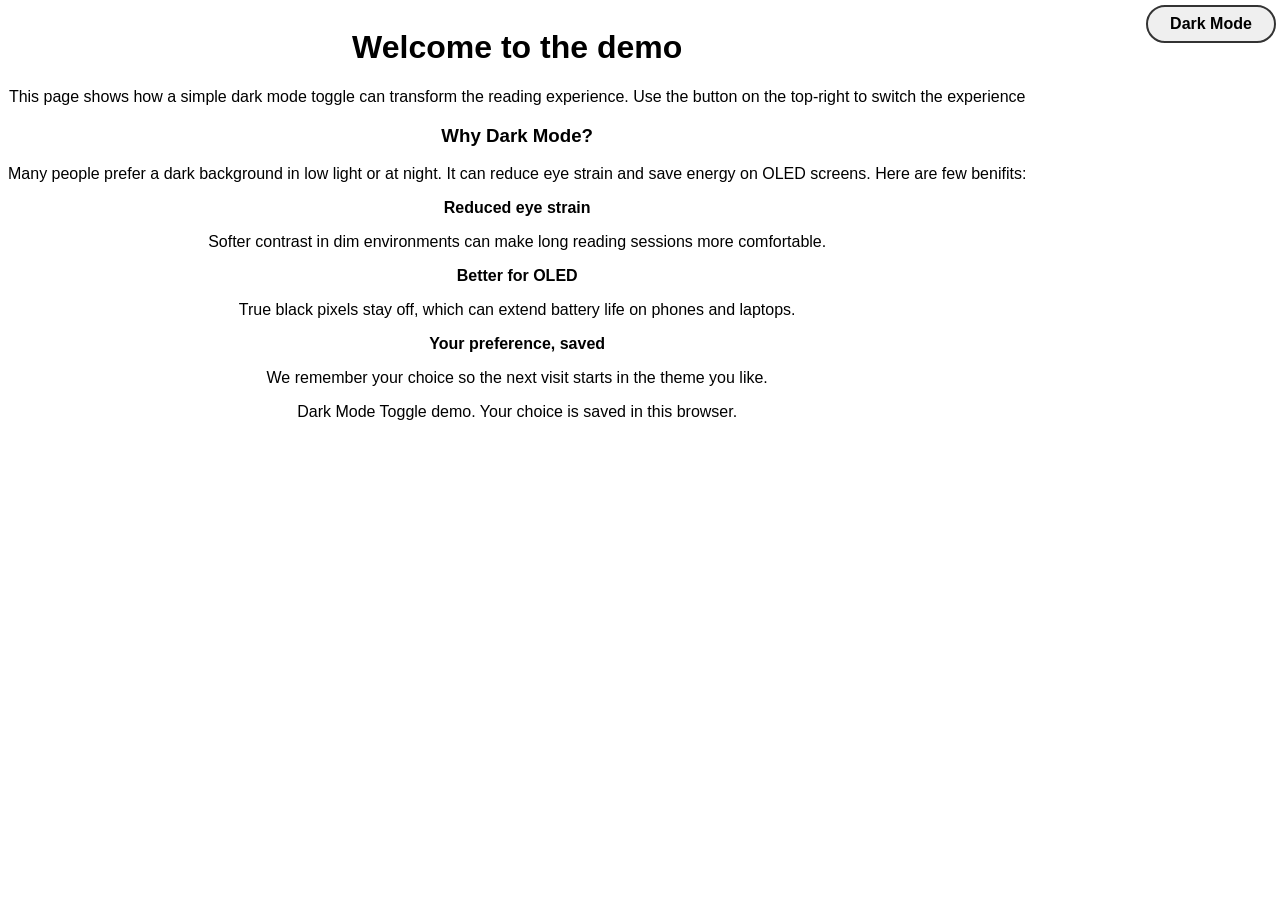
<file: dark-mode-toggle/index.html>
<!DOCTYPE html>
<html lang="en">
<head>
    <meta charset="UTF-8">
    <meta name="viewport" content="width=device-width, initial-scale=1.0">
    <title>Dark Mode Toggle</title>
    <link rel="stylesheet" href="style.css">
</head>
<body class="all">
    <div id="toggle-btn">
        <button >Dark Mode</button>
    </div>
    <div id="center_show">
        <h1 id="title">Welcome to the demo</h1>
        <p class="paragraphs">This page shows how a simple dark mode toggle can transform the reading experience. Use the button on the top-right to switch the experience</p>
    </div>
    <div class="boxes" id="box-no-back">
        <h3>
            Why Dark Mode?
        </h3>
        <p class="paragraphs">
            Many people prefer a dark background in low light or at night. It can reduce eye strain and save energy on OLED screens. Here are few benifits:
        </p>
    </div>
    <div class="boxes">
        <b>Reduced eye strain</b>
        <p class="paragraphs">Softer contrast in dim environments can make long reading sessions more comfortable.</p>
    </div>
    <div class="boxes">
        <b>Better for OLED</b>
        <p class="paragraphs">True black pixels stay off, which can extend battery life on phones and laptops.</p>
    </div>
    <div class="boxes">
        <b>Your preference, saved</b>
        <p class="paragraphs">We remember your choice so the next visit starts in the theme you like.</p>
    </div>
    <div><!-- Line --></div>
    <div>
        <footer>
            Dark Mode Toggle demo. Your choice is saved in this browser.
        </footer>
    </div>
    <script src="script.js"></script>
</body>
</html>
</file>
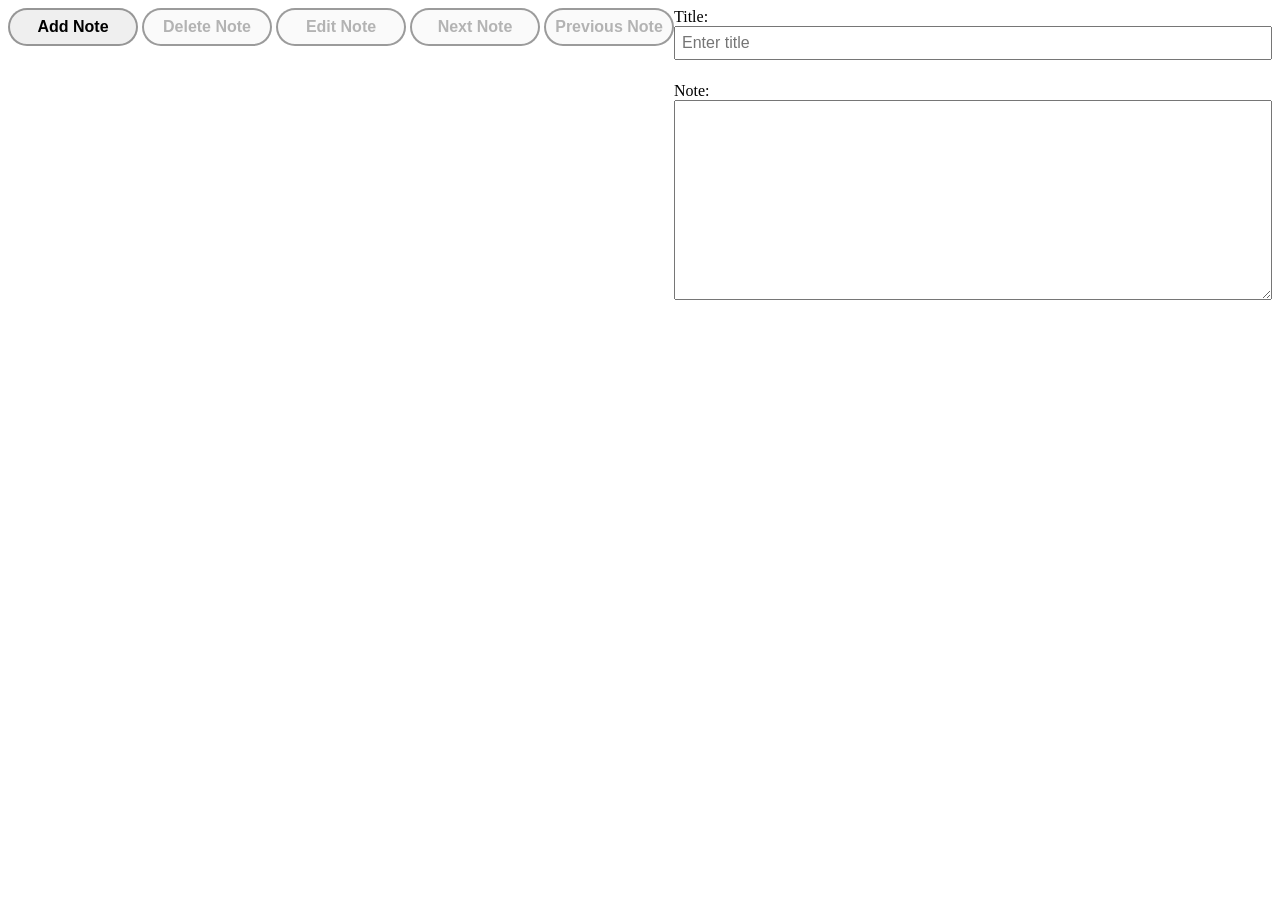
<file: sticky_notes_via_persist/index.html>
<!DOCTYPE html>
<html lang="en">
<head>
    <meta charset="UTF-8">
    <meta name="viewport" content="width=device-width, initial-scale=1.0">
    <title>Sticky Notes</title>
    <link rel="stylesheet" href="style.css">
</head>
<body>
    <div class="controls">
        <button id="btnAdd">Add Note</button>
        <button id="btnDelete">Delete Note</button>
        <button id="btnEdit">Edit Note</button>
        <button id="btnNext">Next Note</button>
        <button id="btnPrev">Previous Note</button>
    </div>
    <div class="editor">
        <form action="post">
            <label for="title">Title:</label><br>
            <input type="text" id="note_title_input" placeholder="Enter title"><br><br>
            <label for="text">Note:</label><br>
            <textarea name="text" id="show_text"></textarea>
        </form>
    </div>
    <div class="preview">
        <h3>Stored Note</h3>
        <h4 id="note_title_display"></h4>
        <p id="note_display"></p>
    </div>
    <script src="script.js"></script>
</body>
</html>
</file>
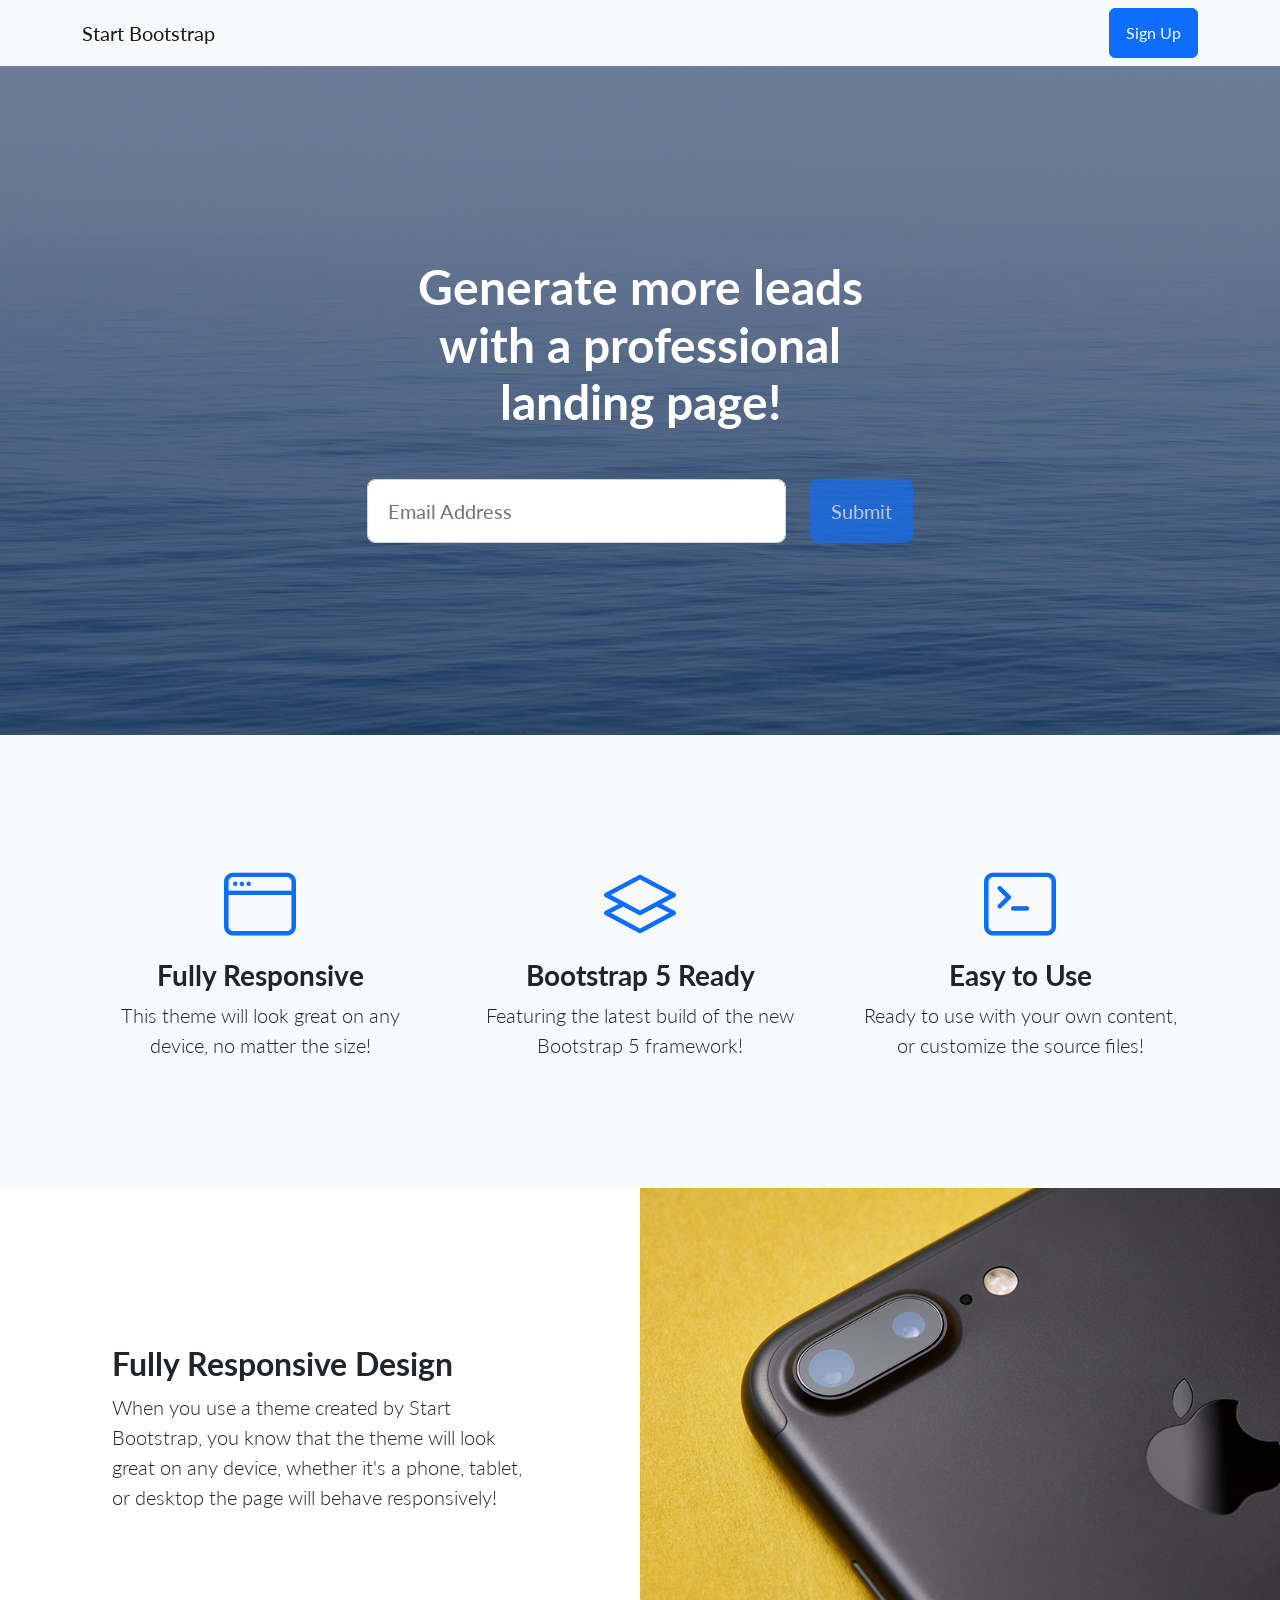
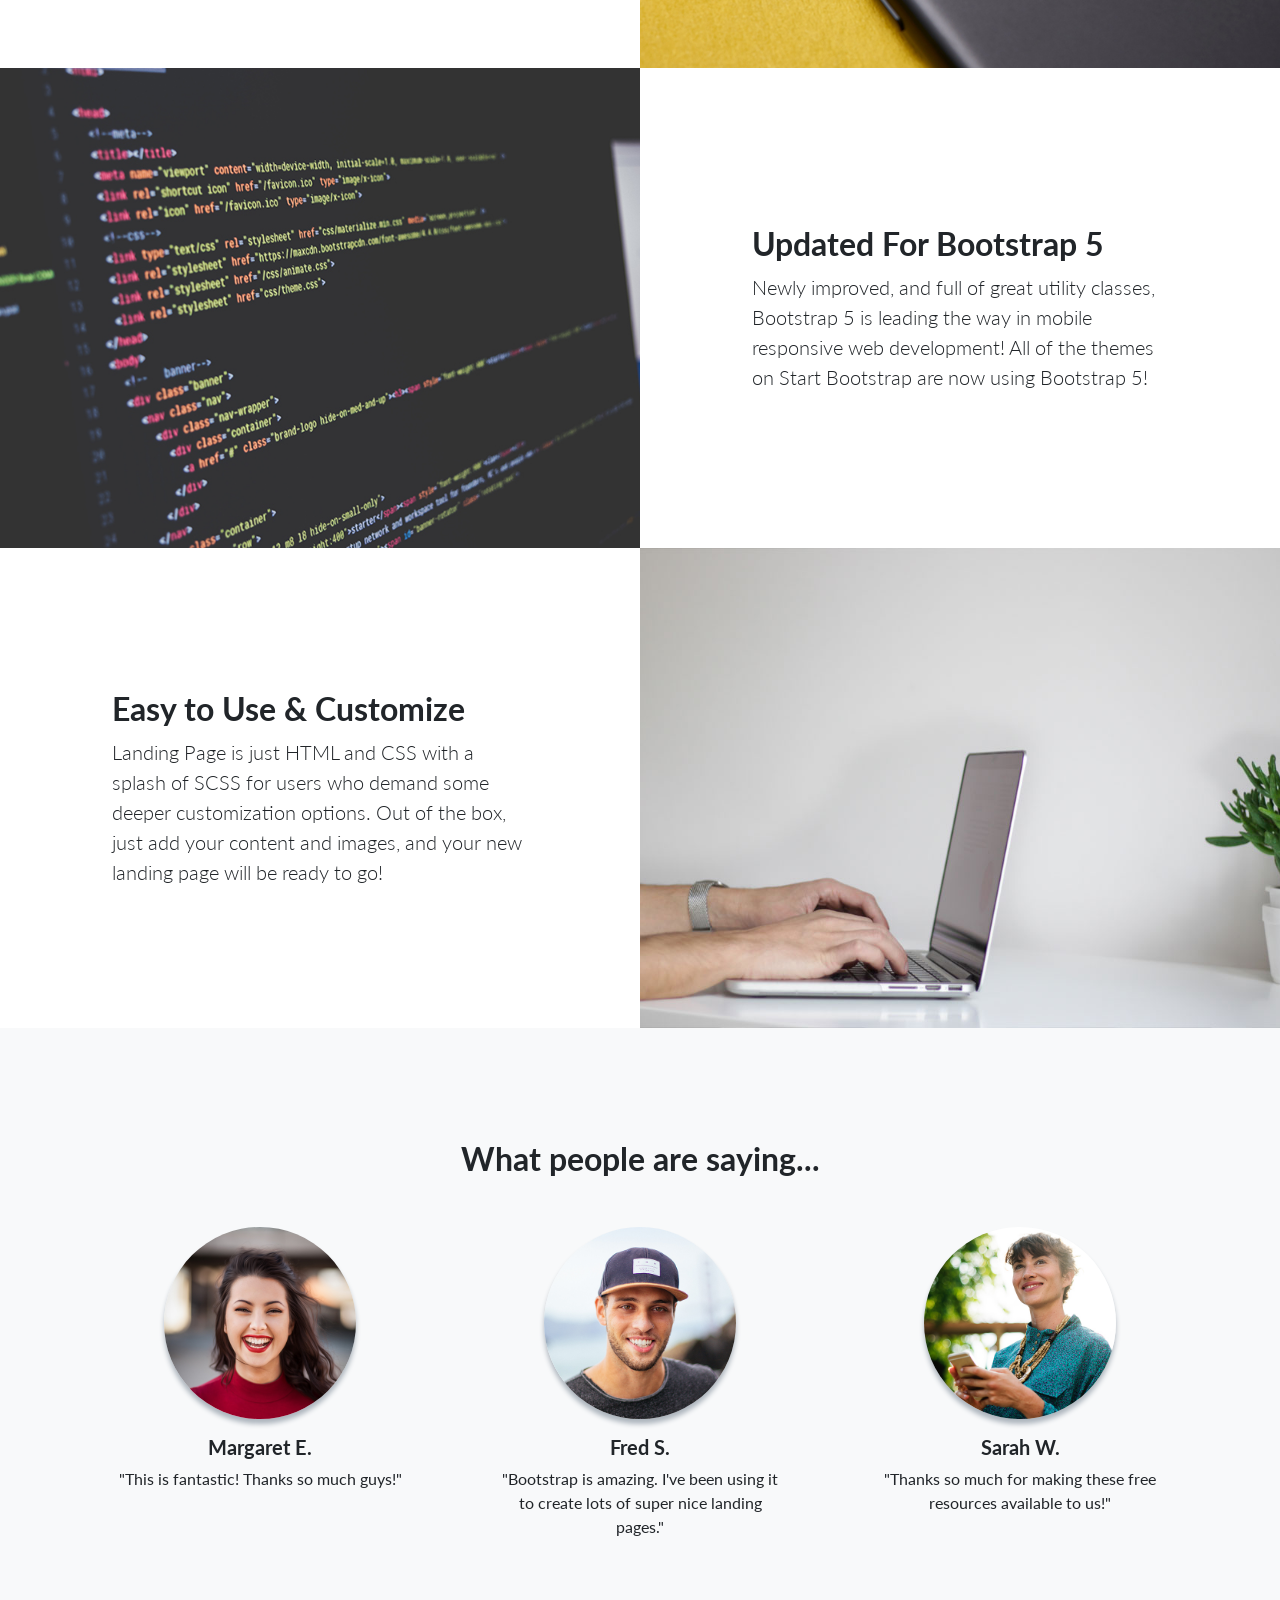
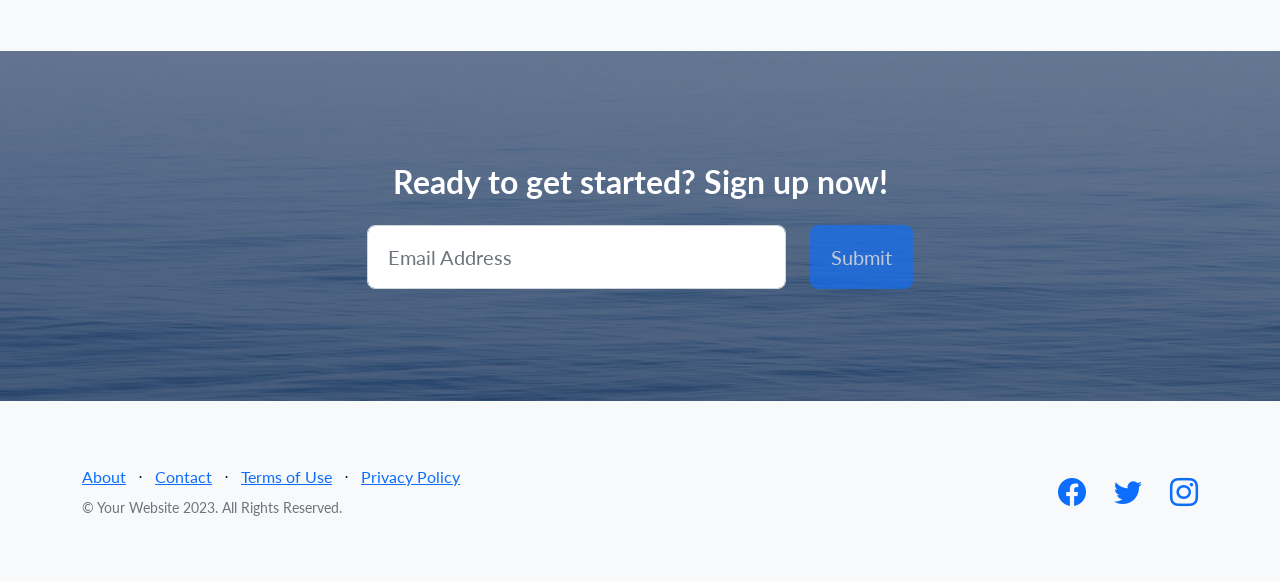
<file: learing/weather/index.html>
<!DOCTYPE html>
<html lang="en">
    <head>
        <meta charset="utf-8" />
        <meta name="viewport" content="width=device-width, initial-scale=1, shrink-to-fit=no" />
        <meta name="description" content="" />
        <meta name="author" content="" />
        <title>Landing Page - Start Bootstrap Theme</title>
        <!-- Favicon-->
        <link rel="icon" type="image/x-icon" href="assets/favicon.ico" />
        <!-- Bootstrap icons-->
        <link href="https://cdn.jsdelivr.net/npm/bootstrap-icons@1.5.0/font/bootstrap-icons.css" rel="stylesheet" type="text/css" />
        <!-- Google fonts-->
        <link href="https://fonts.googleapis.com/css?family=Lato:300,400,700,300italic,400italic,700italic" rel="stylesheet" type="text/css" />
        <!-- Core theme CSS (includes Bootstrap)-->
        <link href="css/styles.css" rel="stylesheet" />
    </head>
    <body>
        <!-- Navigation-->
        <nav class="navbar navbar-light bg-light static-top">
            <div class="container">
                <a class="navbar-brand" href="#!">Start Bootstrap</a>
                <a class="btn btn-primary" href="#signup">Sign Up</a>
            </div>
        </nav>
        <!-- Masthead-->
        <header class="masthead">
            <div class="container position-relative">
                <div class="row justify-content-center">
                    <div class="col-xl-6">
                        <div class="text-center text-white">
                            <!-- Page heading-->
                            <h1 class="mb-5">Generate more leads with a professional landing page!</h1>
                            <!-- Signup form-->
                            <!-- * * * * * * * * * * * * * * *-->
                            <!-- * * SB Forms Contact Form * *-->
                            <!-- * * * * * * * * * * * * * * *-->
                            <!-- This form is pre-integrated with SB Forms.-->
                            <!-- To make this form functional, sign up at-->
                            <!-- https://startbootstrap.com/solution/contact-forms-->
                            <!-- to get an API token!-->
                            <form class="form-subscribe" id="contactForm" data-sb-form-api-token="API_TOKEN">
                                <!-- Email address input-->
                                <div class="row">
                                    <div class="col">
                                        <input class="form-control form-control-lg" id="emailAddress" type="email" placeholder="Email Address" data-sb-validations="required,email" />
                                        <div class="invalid-feedback text-white" data-sb-feedback="emailAddress:required">Email Address is required.</div>
                                        <div class="invalid-feedback text-white" data-sb-feedback="emailAddress:email">Email Address Email is not valid.</div>
                                    </div>
                                    <div class="col-auto"><button class="btn btn-primary btn-lg disabled" id="submitButton" type="submit">Submit</button></div>
                                </div>
                                <!-- Submit success message-->
                                <!---->
                                <!-- This is what your users will see when the form-->
                                <!-- has successfully submitted-->
                                <div class="d-none" id="submitSuccessMessage">
                                    <div class="text-center mb-3">
                                        <div class="fw-bolder">Form submission successful!</div>
                                        <p>To activate this form, sign up at</p>
                                        <a class="text-white" href="https://startbootstrap.com/solution/contact-forms">https://startbootstrap.com/solution/contact-forms</a>
                                    </div>
                                </div>
                                <!-- Submit error message-->
                                <!---->
                                <!-- This is what your users will see when there is-->
                                <!-- an error submitting the form-->
                                <div class="d-none" id="submitErrorMessage"><div class="text-center text-danger mb-3">Error sending message!</div></div>
                            </form>
                        </div>
                    </div>
                </div>
            </div>
        </header>
        <!-- Icons Grid-->
        <section class="features-icons bg-light text-center">
            <div class="container">
                <div class="row">
                    <div class="col-lg-4">
                        <div class="features-icons-item mx-auto mb-5 mb-lg-0 mb-lg-3">
                            <div class="features-icons-icon d-flex"><i class="bi-window m-auto text-primary"></i></div>
                            <h3>Fully Responsive</h3>
                            <p class="lead mb-0">This theme will look great on any device, no matter the size!</p>
                        </div>
                    </div>
                    <div class="col-lg-4">
                        <div class="features-icons-item mx-auto mb-5 mb-lg-0 mb-lg-3">
                            <div class="features-icons-icon d-flex"><i class="bi-layers m-auto text-primary"></i></div>
                            <h3>Bootstrap 5 Ready</h3>
                            <p class="lead mb-0">Featuring the latest build of the new Bootstrap 5 framework!</p>
                        </div>
                    </div>
                    <div class="col-lg-4">
                        <div class="features-icons-item mx-auto mb-0 mb-lg-3">
                            <div class="features-icons-icon d-flex"><i class="bi-terminal m-auto text-primary"></i></div>
                            <h3>Easy to Use</h3>
                            <p class="lead mb-0">Ready to use with your own content, or customize the source files!</p>
                        </div>
                    </div>
                </div>
            </div>
        </section>
        <!-- Image Showcases-->
        <section class="showcase">
            <div class="container-fluid p-0">
                <div class="row g-0">
                    <div class="col-lg-6 order-lg-2 text-white showcase-img" style="background-image: url('assets/img/bg-showcase-1.jpg')"></div>
                    <div class="col-lg-6 order-lg-1 my-auto showcase-text">
                        <h2>Fully Responsive Design</h2>
                        <p class="lead mb-0">When you use a theme created by Start Bootstrap, you know that the theme will look great on any device, whether it's a phone, tablet, or desktop the page will behave responsively!</p>
                    </div>
                </div>
                <div class="row g-0">
                    <div class="col-lg-6 text-white showcase-img" style="background-image: url('assets/img/bg-showcase-2.jpg')"></div>
                    <div class="col-lg-6 my-auto showcase-text">
                        <h2>Updated For Bootstrap 5</h2>
                        <p class="lead mb-0">Newly improved, and full of great utility classes, Bootstrap 5 is leading the way in mobile responsive web development! All of the themes on Start Bootstrap are now using Bootstrap 5!</p>
                    </div>
                </div>
                <div class="row g-0">
                    <div class="col-lg-6 order-lg-2 text-white showcase-img" style="background-image: url('assets/img/bg-showcase-3.jpg')"></div>
                    <div class="col-lg-6 order-lg-1 my-auto showcase-text">
                        <h2>Easy to Use & Customize</h2>
                        <p class="lead mb-0">Landing Page is just HTML and CSS with a splash of SCSS for users who demand some deeper customization options. Out of the box, just add your content and images, and your new landing page will be ready to go!</p>
                    </div>
                </div>
            </div>
        </section>
        <!-- Testimonials-->
        <section class="testimonials text-center bg-light">
            <div class="container">
                <h2 class="mb-5">What people are saying...</h2>
                <div class="row">
                    <div class="col-lg-4">
                        <div class="testimonial-item mx-auto mb-5 mb-lg-0">
                            <img class="img-fluid rounded-circle mb-3" src="assets/img/testimonials-1.jpg" alt="..." />
                            <h5>Margaret E.</h5>
                            <p class="font-weight-light mb-0">"This is fantastic! Thanks so much guys!"</p>
                        </div>
                    </div>
                    <div class="col-lg-4">
                        <div class="testimonial-item mx-auto mb-5 mb-lg-0">
                            <img class="img-fluid rounded-circle mb-3" src="assets/img/testimonials-2.jpg" alt="..." />
                            <h5>Fred S.</h5>
                            <p class="font-weight-light mb-0">"Bootstrap is amazing. I've been using it to create lots of super nice landing pages."</p>
                        </div>
                    </div>
                    <div class="col-lg-4">
                        <div class="testimonial-item mx-auto mb-5 mb-lg-0">
                            <img class="img-fluid rounded-circle mb-3" src="assets/img/testimonials-3.jpg" alt="..." />
                            <h5>Sarah W.</h5>
                            <p class="font-weight-light mb-0">"Thanks so much for making these free resources available to us!"</p>
                        </div>
                    </div>
                </div>
            </div>
        </section>
        <!-- Call to Action-->
        <section class="call-to-action text-white text-center" id="signup">
            <div class="container position-relative">
                <div class="row justify-content-center">
                    <div class="col-xl-6">
                        <h2 class="mb-4">Ready to get started? Sign up now!</h2>
                        <!-- Signup form-->
                        <!-- * * * * * * * * * * * * * * *-->
                        <!-- * * SB Forms Contact Form * *-->
                        <!-- * * * * * * * * * * * * * * *-->
                        <!-- This form is pre-integrated with SB Forms.-->
                        <!-- To make this form functional, sign up at-->
                        <!-- https://startbootstrap.com/solution/contact-forms-->
                        <!-- to get an API token!-->
                        <form class="form-subscribe" id="contactFormFooter" data-sb-form-api-token="API_TOKEN">
                            <!-- Email address input-->
                            <div class="row">
                                <div class="col">
                                    <input class="form-control form-control-lg" id="emailAddressBelow" type="email" placeholder="Email Address" data-sb-validations="required,email" />
                                    <div class="invalid-feedback text-white" data-sb-feedback="emailAddressBelow:required">Email Address is required.</div>
                                    <div class="invalid-feedback text-white" data-sb-feedback="emailAddressBelow:email">Email Address Email is not valid.</div>
                                </div>
                                <div class="col-auto"><button class="btn btn-primary btn-lg disabled" id="submitButton" type="submit">Submit</button></div>
                            </div>
                            <!-- Submit success message-->
                            <!---->
                            <!-- This is what your users will see when the form-->
                            <!-- has successfully submitted-->
                            <div class="d-none" id="submitSuccessMessage">
                                <div class="text-center mb-3">
                                    <div class="fw-bolder">Form submission successful!</div>
                                    <p>To activate this form, sign up at</p>
                                    <a class="text-white" href="https://startbootstrap.com/solution/contact-forms">https://startbootstrap.com/solution/contact-forms</a>
                                </div>
                            </div>
                            <!-- Submit error message-->
                            <!---->
                            <!-- This is what your users will see when there is-->
                            <!-- an error submitting the form-->
                            <div class="d-none" id="submitErrorMessage"><div class="text-center text-danger mb-3">Error sending message!</div></div>
                        </form>
                    </div>
                </div>
            </div>
        </section>
        <!-- Footer-->
        <footer class="footer bg-light">
            <div class="container">
                <div class="row">
                    <div class="col-lg-6 h-100 text-center text-lg-start my-auto">
                        <ul class="list-inline mb-2">
                            <li class="list-inline-item"><a href="#!">About</a></li>
                            <li class="list-inline-item">⋅</li>
                            <li class="list-inline-item"><a href="#!">Contact</a></li>
                            <li class="list-inline-item">⋅</li>
                            <li class="list-inline-item"><a href="#!">Terms of Use</a></li>
                            <li class="list-inline-item">⋅</li>
                            <li class="list-inline-item"><a href="#!">Privacy Policy</a></li>
                        </ul>
                        <p class="text-muted small mb-4 mb-lg-0">&copy; Your Website 2023. All Rights Reserved.</p>
                    </div>
                    <div class="col-lg-6 h-100 text-center text-lg-end my-auto">
                        <ul class="list-inline mb-0">
                            <li class="list-inline-item me-4">
                                <a href="#!"><i class="bi-facebook fs-3"></i></a>
                            </li>
                            <li class="list-inline-item me-4">
                                <a href="#!"><i class="bi-twitter fs-3"></i></a>
                            </li>
                            <li class="list-inline-item">
                                <a href="#!"><i class="bi-instagram fs-3"></i></a>
                            </li>
                        </ul>
                    </div>
                </div>
            </div>
        </footer>
        <!-- Bootstrap core JS-->
        <script src="https://cdn.jsdelivr.net/npm/bootstrap@5.2.3/dist/js/bootstrap.bundle.min.js"></script>
        <!-- Core theme JS-->
        <script src="js/scripts.js"></script>
        <!-- * * * * * * * * * * * * * * * * * * * * * * * * * * * * * * * * * * * * * * * *-->
        <!-- * *                               SB Forms JS                               * *-->
        <!-- * * Activate your form at https://startbootstrap.com/solution/contact-forms * *-->
        <!-- * * * * * * * * * * * * * * * * * * * * * * * * * * * * * * * * * * * * * * * *-->
        <script src="https://cdn.startbootstrap.com/sb-forms-latest.js"></script>
    </body>
</html>
</file>
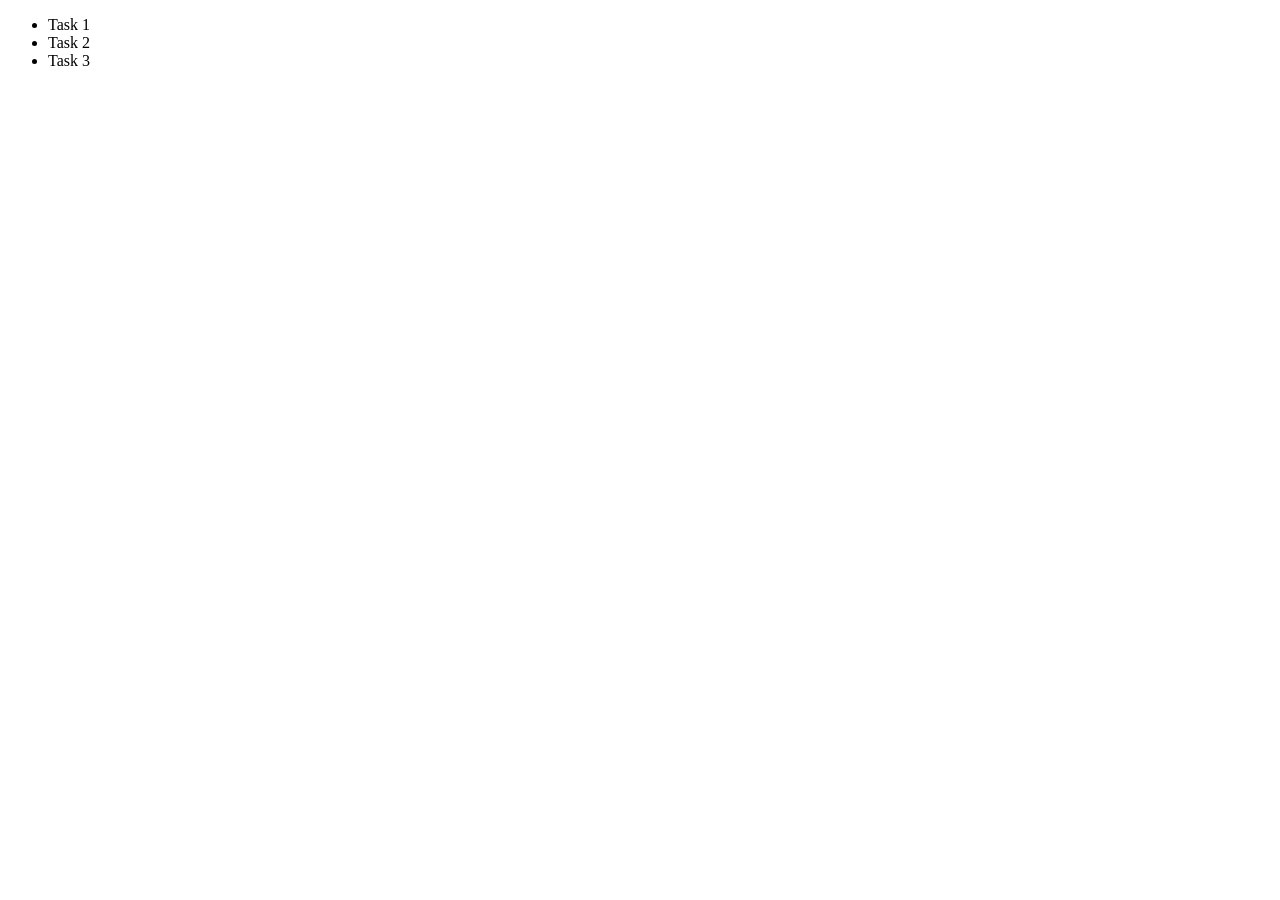
<file: learing/index2.html>
<!DOCTYPE html>
<html lang="en">
<head>
    <meta charset="UTF-8">
    <meta name="viewport" content="width=device-width, initial-scale=1.0">
    <title>Document</title>
</head>
<body>
    <ul id="list">
        <li>Task 1</li>
        <li>Task 2</li>
        <li>Task 3</li>
    </ul>
    <script>
    const list = document.querySelector("#list")
    list.addEventListener("click", function (e) {
        if (e.target.tagName === "LI") {
            if(e.target.style.textDecoration === "line-through"){
                e.target.style.textDecoration = "none";
            }else{
                e.target.style.textDecoration = "line-through"
            }
        }
    })
    </script>
</body>
</html>
</file>
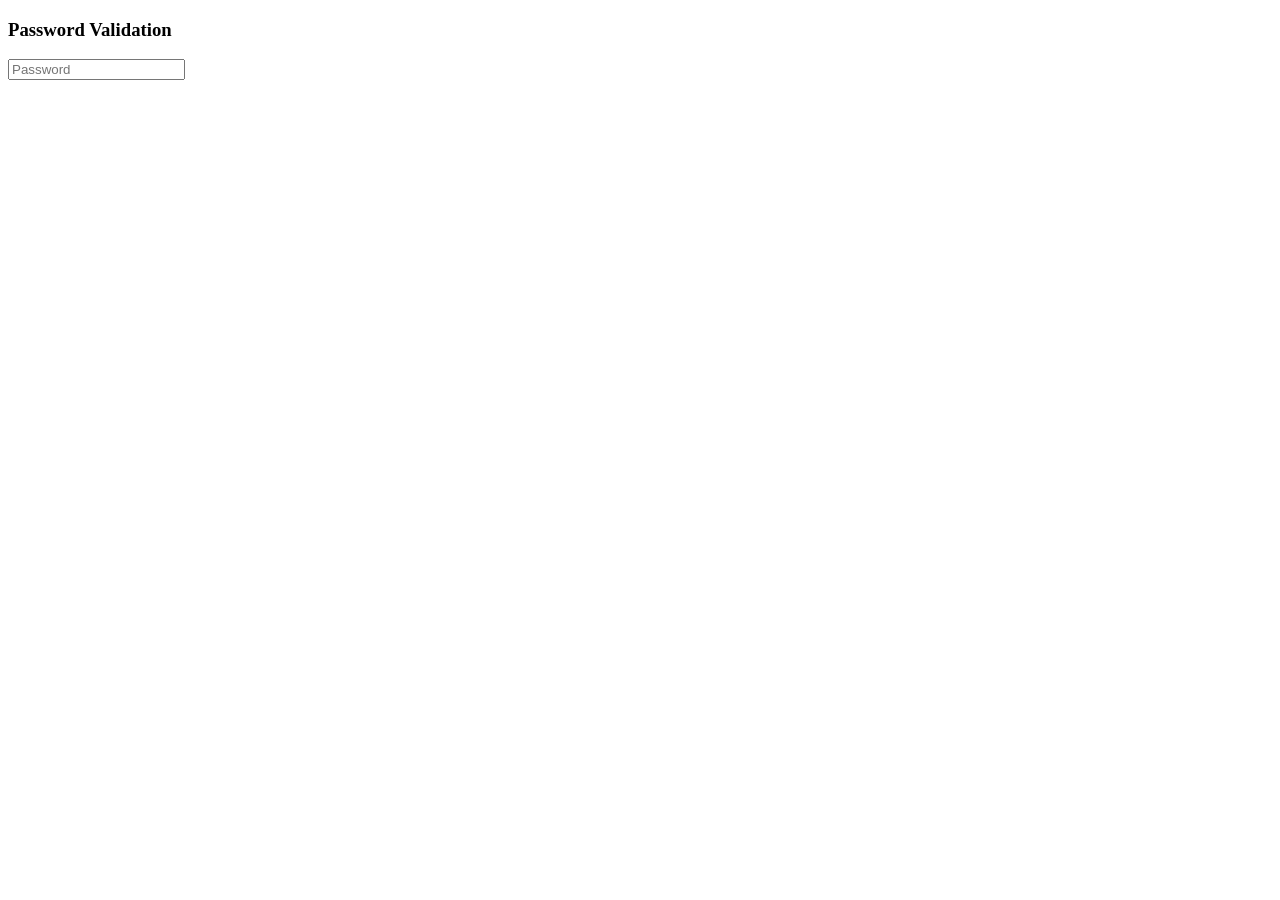
<file: learing/index3.html>
<!DOCTYPE html>
<html lang="en">
<head>
    <meta charset="UTF-8">
    <meta name="viewport" content="width=device-width, initial-scale=1.0">
    <title>Password Validation</title>
</head>
<body>
    <h3>Password Validation</h3>
    <form action="post">
        <input type="password" placeholder="Password">
    </form>
    <p id="green_red"></p>
    <script>
        let tex = document.querySelector("input")
        let gr = document.querySelector("#green_red")
        tex.addEventListener("input", function() {
            if (tex.value.length < 6) {
                gr.innerText = "password small"
                gr.style.color = "red"
            } else {
                gr.innerText = "password correct"
                gr.style.color = "green"
            }
            if(tex.value.length === 0){
                gr.style.display = "none"
            }else{
                gr.style.display = "block"
            }
        })
    </script>
</body>
</html>
</file>
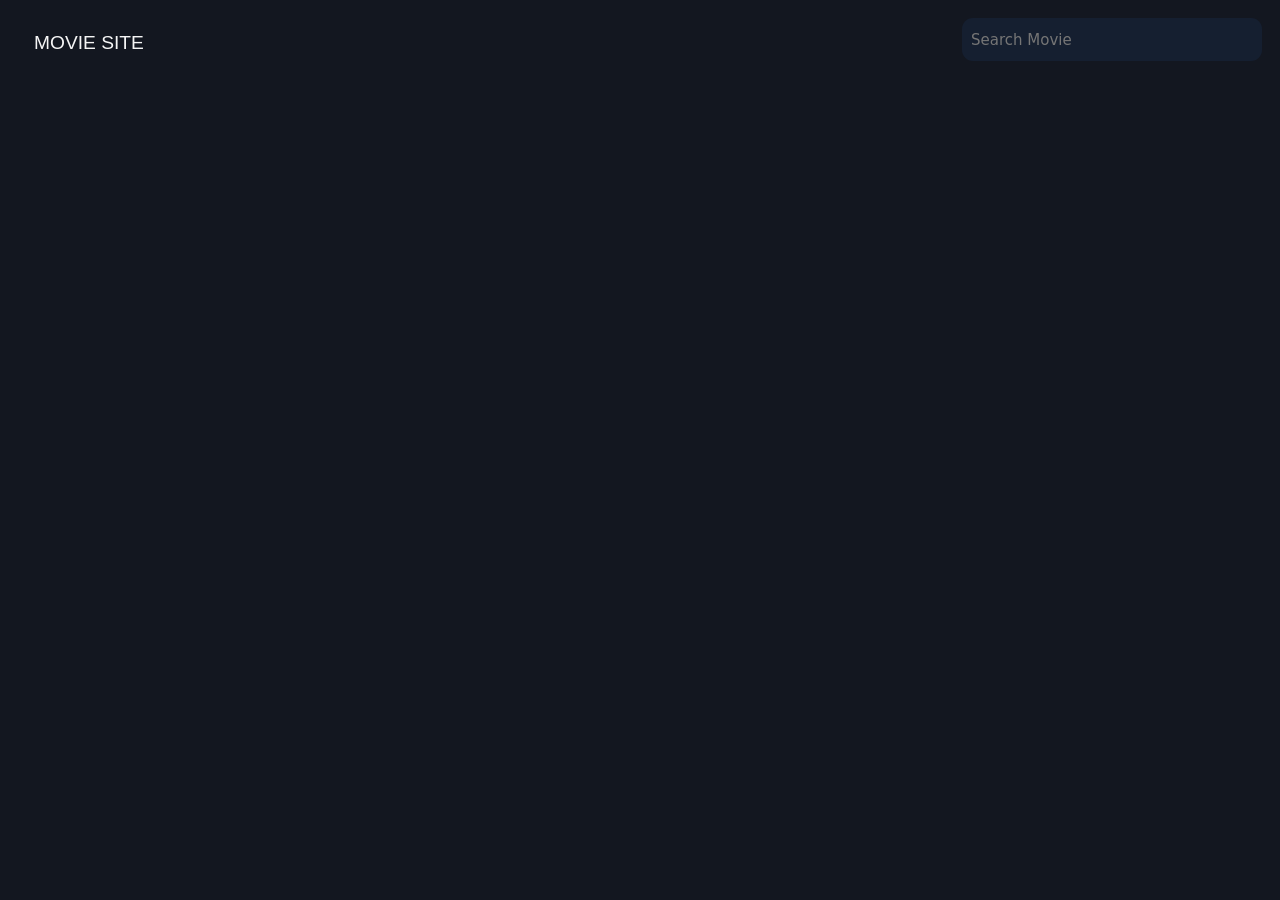
<file: learing/movieproj/movie.html>
<!DOCTYPE html>
<html>
    <head>
        <title>Movie Page</title>
        <link rel="stylesheet" href="movie.css">
    </head>
    <body>
        <div class = "topnav">
            <a class="active" href="#"> Movie Site</a>
            <div class="search-container">
                <form role = "search" id="form">
                    <input type="text" name="q" id="query" placeholder="Search Movie" >
                </form>
            </div>
        </div>
        
        <div style="padding-left: 16px;"></div>

        <section id = "section">
            <!-- <div class = "row">
                <div class = "columns">
                    <div class="card">
                        <center>
                            <img src="img.jpg" id = "image" class="thumbnail">
                        </center>
                        <h3 id = "title">Movie Title</h3>
                    </div>
                </div>
            </div> -->
        </section>
    </body>
    <script src = "movie.js"></script>
</html>
</file>
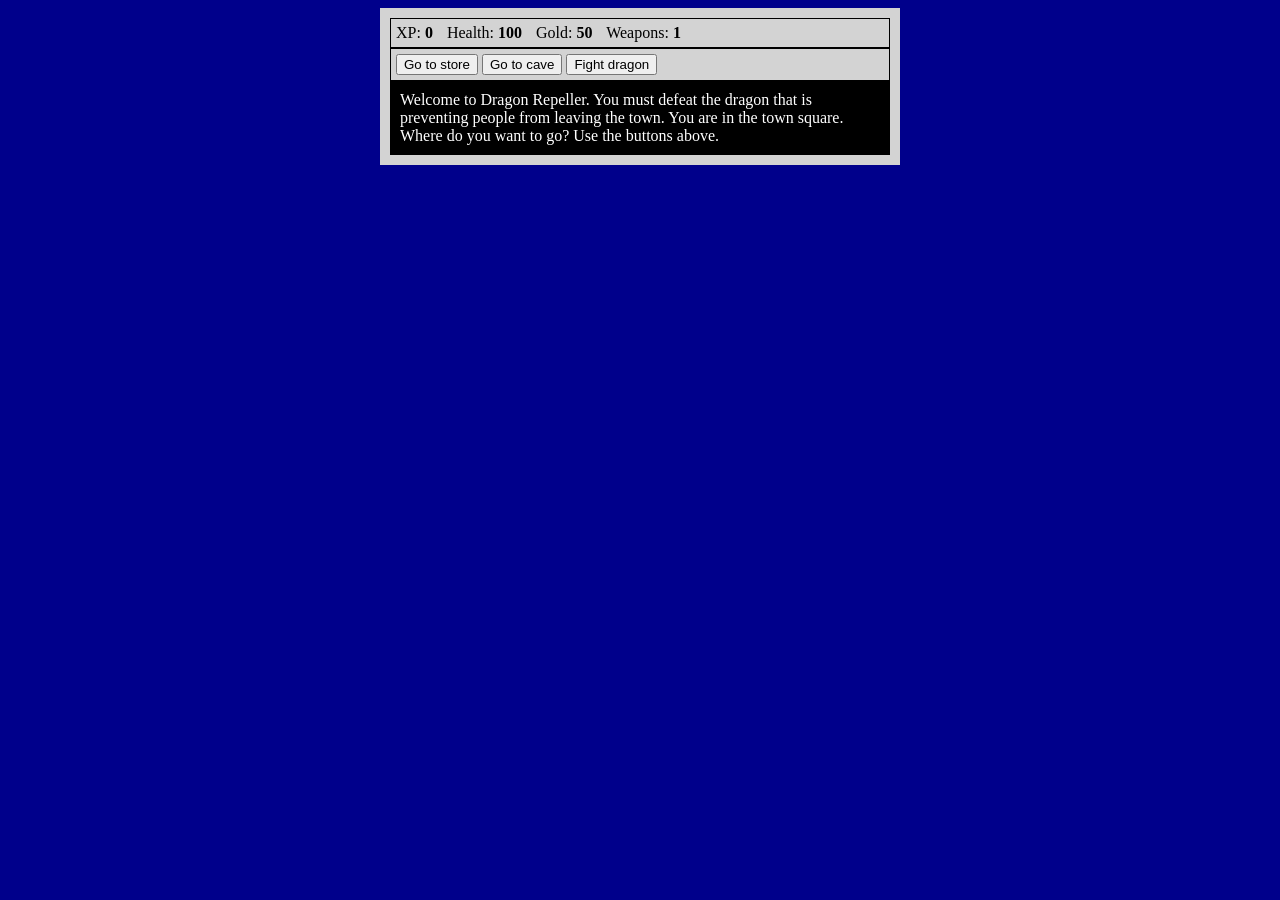
<file: learing/rpg/rpg.html>
<!DOCTYPE html>
<html lang="en">

<head>
  <meta charset="UTF-8">
  <title>RPG - Dragon Repeller</title>
  <link rel="stylesheet" href="rpg.css">
</head>

<body>
  <div id="game">
    <div id="stats">
      <span class="stat">XP: <strong><span id="xpText">0</span></strong></span>
      <span class="stat">Health: <strong><span id="healthText">100</span></strong></span>
      <span class="stat">Gold: <strong><span id="goldText">50</span></strong></span>
      <span class="stat">Weapons: <strong><span id="weaponsText">1</span></strong></span>
    </div>

    <div id="controls">
      <button id="button1">Go to store</button>
      <button id="button2">Go to cave</button>
      <button id="button3">Fight dragon</button>
    </div>

    <div id="monsterStats">
      <span class="stat">Monster Name: <strong><span id="monsterName"></span></strong></span>
      <span class="stat">Health: <strong><span id="monsterHealth"></span></strong></span>
    </div>

    <div id="text">
      Welcome to Dragon Repeller. You must defeat the dragon that is preventing people from leaving the town. 
      You are in the town square. Where do you want to go? Use the buttons above.
    </div>
    <div id="weaponBar">
      <div id = "weaponControls">
        <span>Weapon List: <strong><span id="weaponList"></span></strong></span><br>
        <button id="prevWeaponButton">&#8592 Previous Item</button>
        <button id="nextWeaponButton">Next Item &#8594</button>
        <button id="buyButton">Buy Current Item</button>
      </div>
      <div class = "weaponInfo">
      
        <span><span id = "det1"></span><strong><span id = "currentWeaponName"></span></strong></span><br>
        <span><span id = "det2"></span><strong><span id="currentWeaponDamage"></span></strong></span><br>
        <span><span id = "det3"></span><strong><span id="currentWeaponPrice"></span></strong></span>
      </div>
    </div>  

  <script src="rpg.js"></script>
</body>

</html>
</file>
<file: dark-mode-toggle/style.css>
.all{
    /* color: bisque; */
    font-family: 'Lucida Sans', 'Lucida Sans Regular', 'Lucida Grande', 'Lucida Sans Unicode', Geneva, Verdana, sans-serif;
    transition: background-color 0.5s ease, color 0.5s ease;
    display:inline-block;
    text-align: center;
    align-items:center;
    justify-content: center;
}

#toggle-btn{
    display: solid;
    align-items: right;
    position: absolute;
    right: 4px;
    top: 5px;

}
#toggle-btn > button{
    border-radius: 30px;
    padding: 8px;
    width: 130px;
    border-style: solid;
    border-width: 2px;
    border-color: rgb(51, 51, 51);
    font-weight: bold;
    font-size:medium;
    font-family: 'Lucida Sans', 'Lucida Sans Regular', 'Lucida Grande', 'Lucida Sans Unicode', Geneva, Verdana, sans-serif;
    transition: background-color 0.5s ease, color 0.5s ease;
}
.center_show{
    padding-top: 100px;
}
.boxes{
    border-width: 5px;
    border-color: white;
}
</file>
<file: sticky_notes_via_persist/style.css>
button{
    border-radius: 30px;
    padding: 8px;
    width: 130px;
    border-style: solid;
    border-width: 2px;
    border-color: rgba(51, 51, 51, 0.473);
    font-weight: bold;
    font-size:medium;
    font-family: 'Lucida Sans', 'Lucida Sans Regular', 'Lucida Grande', 'Lucida Sans Unicode', Geneva, Verdana, sans-serif;
}

body {
    display: flex;
    flex-wrap: wrap;
}

.editor {
    flex: 1 1 400px; 
}

.editor input[type="text"]#note_title_input {
    width: 100%;
    padding: 6px;
    box-sizing: border-box;
    font-size: 1em;
    margin-bottom: 4px;
}

.editor textarea {
    width: 100%;
    height: 200px;
    box-sizing: border-box;
}

.preview {
    flex: 1 1 200px;
    padding: 10px;
    border-left: 1px solid #ccc;
}

#note_display {
    white-space: pre-wrap;
    background: #f9f9f9;
    padding: 8px;
    border: 1px solid #ddd;
    min-height: 100px;
}
</file>
<file: learing/movieproj/movie.css>
/* {
    box-sizing: border-box;
} */
body{
    background-color:#131720;
    font-family: sans-serif;
}
h3{
    color: white;
}
.topnav{
    overflow: hidden;
    background-color: #131720;
    padding: 10px;
}
.topnav a{
    float:left;
    display: block;
    color: whitesmoke;
    text-align: center;
    padding : 14px 16px;
    text-decoration: none;
    font-size: 1.2rem;
    text-transform: uppercase;
}
.topnav .search-container{
    float: right;
}
form{
    background-color: #151f30;
    width:300px;
    height: 43px;
    border-radius: 11px;
    display:flex;
    align-items: center;
}
input{
    all: unset;
    font: 15px system-ui;
    color: white;
    height: 100%;
    width:100%;
    padding: 6px 9px;
}
.thumbnail{
    height: 350px;
    width: 300px;
    border-radius: 19px;
}
.columns{
    float: left;
    width: 25%;
    padding: 10px 10px;

}
.card{
    border-radius: 19px;
    padding:15px;
    text-align :center;
    background-color: #151f30;
}
.row{
    display: flex;
    flex-wrap: wrap;
    gap: 16px;
    padding: 16px 0;
}
/* .column, .columns{
    flex: 1 1 25%;
    box-sizing: border-box;
    padding: 10px;
    min-width: 220px;
} */
@media (max-width: 1200px) {
    .column, .columns {
        flex-basis: 25%;
    }
}
@media (max-width: 768px) {
    .column, .columns {
        flex-basis: 50%;
    }
}
@media (max-width: 480px) {
    .column, .columns {
        flex-basis: 100%;
    }
}
.card .thumbnail{
    display: flex;
    margin: 0 auto;
}
</file>
<file: learing/rpg/rpg.css>
body{
    background-color: darkblue;
}
#text {
    background-color: black;
    color: white;
    padding: 10px;
}
#game {
  max-width: 500px;
  max-height: 400px;
  background-color: lightgray;
  color: white;
  margin: 0 auto;
  padding: 10px;
}
#controls {
  border: 1px black solid;
  padding: 5px;
}

#stats {
  border: 1px black solid;
  color: black;
  padding: 5px;
}
#monsterStats {
  display: none;
  border: 1px black solid;
  color: white;
  padding: 5px;
  background-color: red;
}
#weaponBar {
  border-top: 1px lightgray solid;
  background-color: black;
  color: white;
  padding: 10px;
  display:none;
}
#weaponControls{
  height: 70px;
  text-align: center;
  position:sticky;
  /* height: 0px; */
  /* padding: px; */
}
#weaponInfo{
  padding: 10px;

}
#buyButton{
  position: relative;
}

.stat {
  padding-right: 10px;
}
</file>
